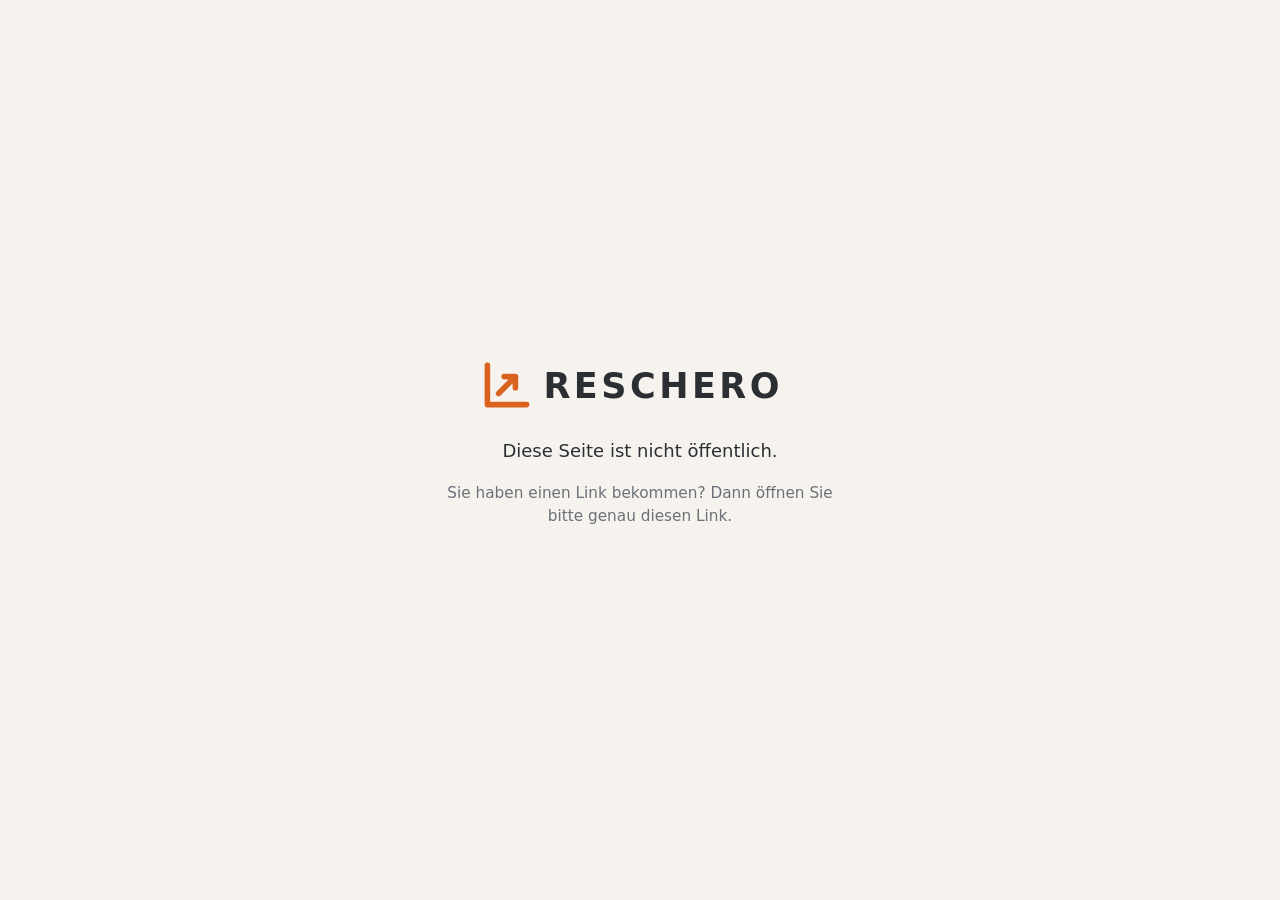
<file: index.html>
<!DOCTYPE html>
<html lang="de">
<head>
  <meta charset="utf-8">
  <meta name="viewport" content="width=device-width, initial-scale=1, viewport-fit=cover">
  <meta name="robots" content="noindex, nofollow">
  <meta name="theme-color" content="#2B2F33">
  <title>Reschero – Abläufe im Büro automatisieren</title>
  <link rel="icon" href="favicon.svg" type="image/svg+xml">
  <link rel="manifest" href="manifest.webmanifest">
  <link rel="stylesheet" href="css/style.css">
</head>
<body>
  <!-- Ohne gültigen Zugang wird nur dieser Hinweis gezeigt -->
  <div id="gesperrt" class="gesperrt" hidden>
    <div class="gesperrt-box">
      <div class="logo logo-gross" aria-label="Reschero"></div>
      <p>Diese Seite ist nicht öffentlich.</p>
      <p class="klein">Sie haben einen Link bekommen? Dann öffnen Sie bitte genau diesen Link.</p>
    </div>
  </div>

  <div id="seite" hidden>
    <header class="kopf">
      <a href="#/" class="logo" aria-label="Reschero Startseite"></a>
      <nav class="hauptnav" aria-label="Hauptmenü">
        <a href="#/" data-nav="start">Start</a>
        <a href="#/rechner" data-nav="rechner">Rechner</a>
        <a href="#/arbeitsweise" data-nav="arbeitsweise">So arbeiten wir</a>
        <a href="#/kontakt" data-nav="kontakt" class="nav-cta">Kontakt</a>
      </nav>
      <button id="messeModus" class="messe-knopf" type="button" aria-pressed="false" title="Größere Schrift für den Messestand">A+</button>
    </header>

    <main id="inhalt" tabindex="-1"></main>

    <footer class="fuss">
      <p>Alle Beispiele auf dieser Seite sind frei erfunden. Alle Zeit- und Kostenangaben sind Beispielrechnungen mit offenen Annahmen, keine Versprechen.</p>
      <p id="rechtsLinks" hidden><a href="impressum.html">Impressum</a> · <a href="datenschutz.html">Datenschutz</a></p>
      <p>Diese Seite setzt keine Cookies und nutzt kein Tracking.</p>
    </footer>
  </div>

  <script src="js/einstellungen.js"></script>
  <script src="js/inhalte.js"></script>
  <script src="js/qrcode.js"></script>
  <script src="js/app.js"></script>
</body>
</html>
</file>
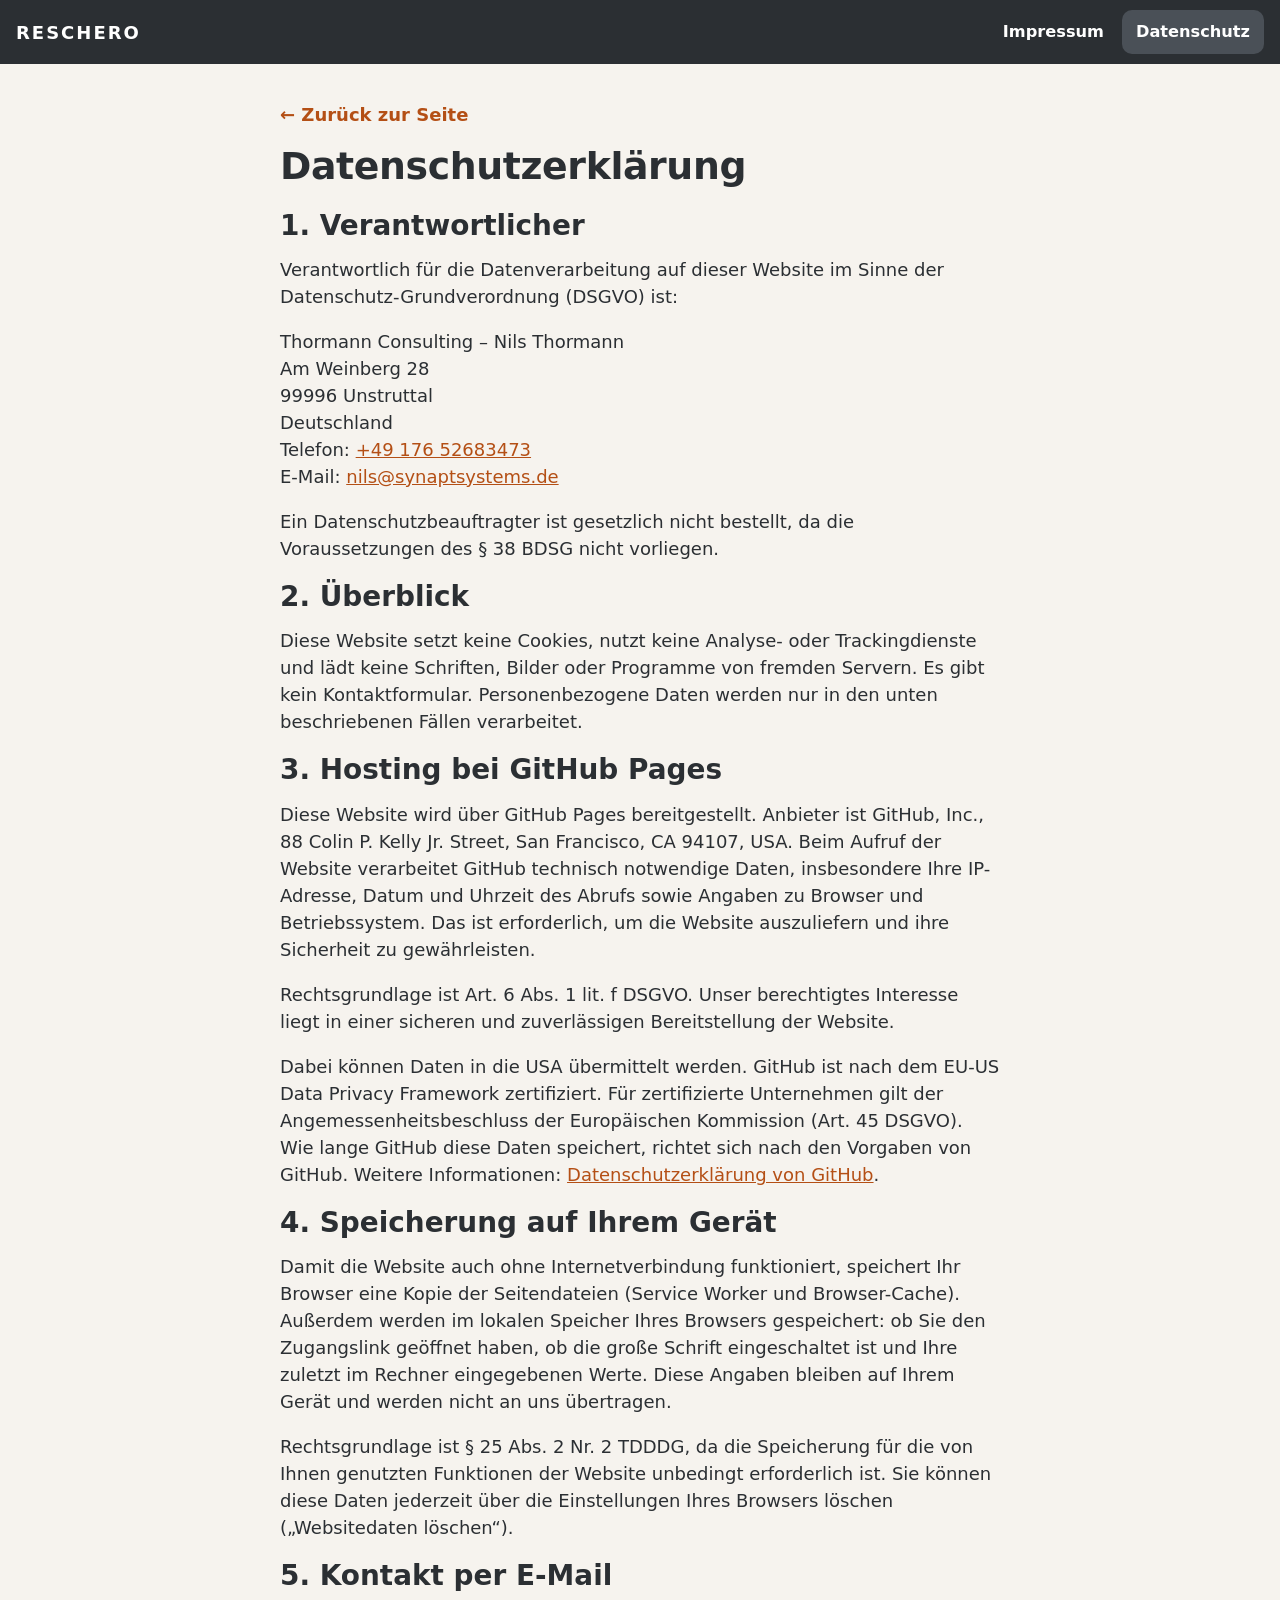
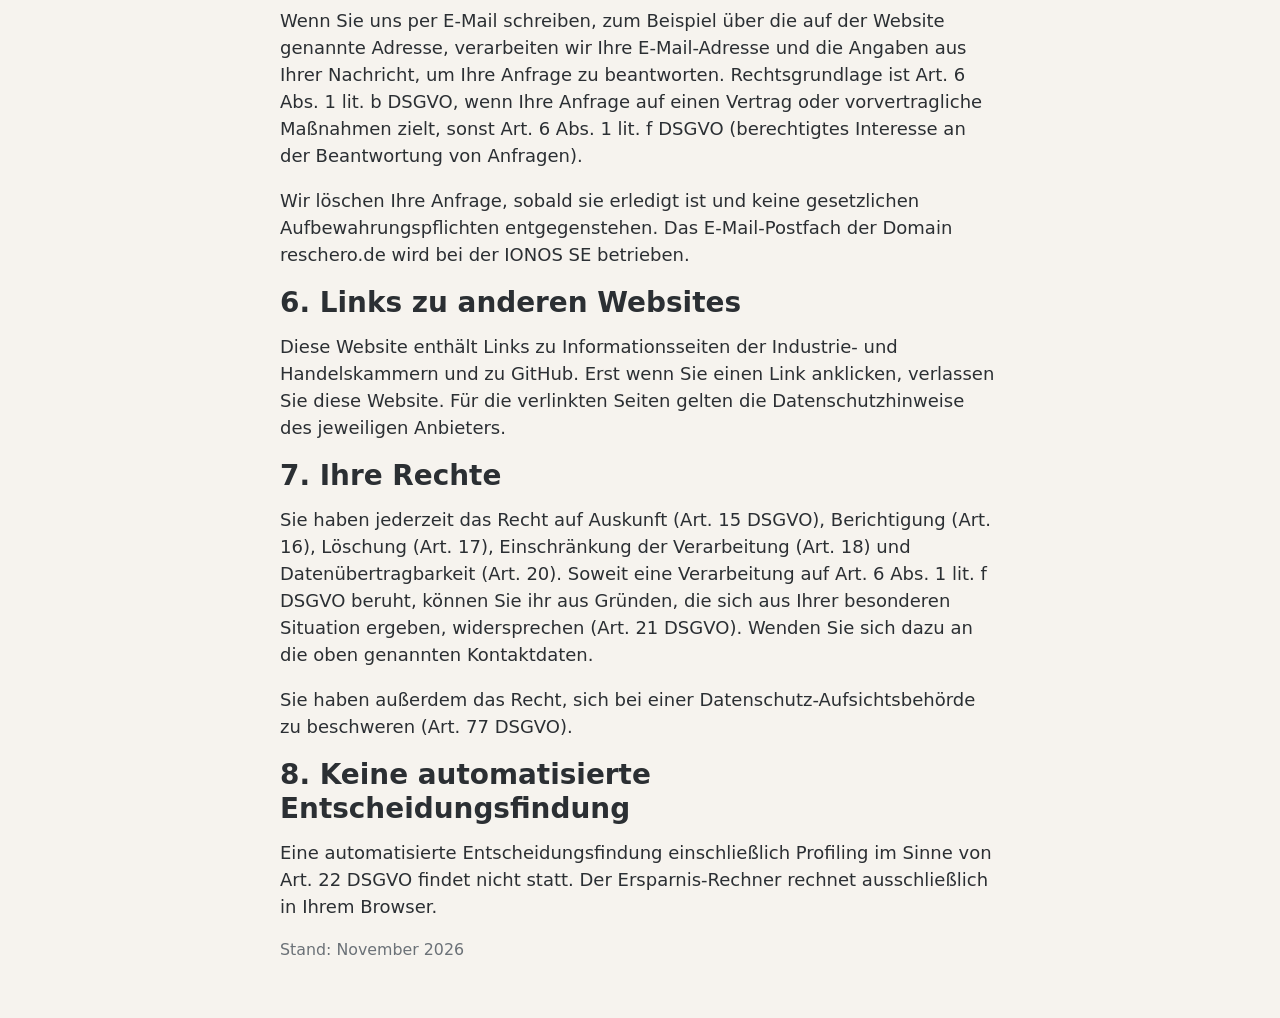
<file: datenschutz.html>
<!DOCTYPE html>
<html lang="de">
<head>
  <meta charset="utf-8">
  <meta name="viewport" content="width=device-width, initial-scale=1">
  <meta name="robots" content="noindex, nofollow">
  <title>Datenschutz – Reschero</title>
  <link rel="icon" href="favicon.svg" type="image/svg+xml">
  <link rel="stylesheet" href="css/style.css">
</head>
<body class="rechtsseite">
  <header class="kopf"><a href="index.html" class="logo" style="font-weight:800;letter-spacing:2px;color:#fff">RESCHERO</a>
    <nav class="hauptnav"><a href="impressum.html">Impressum</a><a href="datenschutz.html" class="aktiv">Datenschutz</a></nav></header>
  <main>
    <a class="zurueck" href="index.html">← Zurück zur Seite</a>
    <h1>Datenschutzerklärung</h1>

    <h2>1. Verantwortlicher</h2>
    <p>Verantwortlich für die Datenverarbeitung auf dieser Website im Sinne der Datenschutz-Grundverordnung (DSGVO) ist:</p>
    <p>Thormann Consulting – Nils Thormann<br>
      Am Weinberg 28<br>
      99996 Unstruttal<br>
      Deutschland<br>
      Telefon: <a href="tel:+4917652683473">+49 176 52683473</a><br>
      E-Mail: <a href="mailto:nils@synaptsystems.de">nils@synaptsystems.de</a></p>
    <p>Ein Datenschutzbeauftragter ist gesetzlich nicht bestellt, da die Voraussetzungen des § 38 BDSG nicht vorliegen.</p>

    <h2>2. Überblick</h2>
    <p>Diese Website setzt keine Cookies, nutzt keine Analyse- oder Trackingdienste und lädt keine Schriften, Bilder oder Programme von fremden Servern. Es gibt kein Kontaktformular. Personenbezogene Daten werden nur in den unten beschriebenen Fällen verarbeitet.</p>

    <h2>3. Hosting bei GitHub Pages</h2>
    <p>Diese Website wird über GitHub Pages bereitgestellt. Anbieter ist GitHub, Inc., 88 Colin P. Kelly Jr. Street, San Francisco, CA 94107, USA. Beim Aufruf der Website verarbeitet GitHub technisch notwendige Daten, insbesondere Ihre IP-Adresse, Datum und Uhrzeit des Abrufs sowie Angaben zu Browser und Betriebssystem. Das ist erforderlich, um die Website auszuliefern und ihre Sicherheit zu gewährleisten.</p>
    <p>Rechtsgrundlage ist Art. 6 Abs. 1 lit. f DSGVO. Unser berechtigtes Interesse liegt in einer sicheren und zuverlässigen Bereitstellung der Website.</p>
    <p>Dabei können Daten in die USA übermittelt werden. GitHub ist nach dem EU-US Data Privacy Framework zertifiziert. Für zertifizierte Unternehmen gilt der Angemessenheitsbeschluss der Europäischen Kommission (Art. 45 DSGVO). Wie lange GitHub diese Daten speichert, richtet sich nach den Vorgaben von GitHub. Weitere Informationen: <a href="https://docs.github.com/de/site-policy/privacy-policies/github-general-privacy-statement" target="_blank" rel="noopener">Datenschutzerklärung von GitHub</a>.</p>

    <h2>4. Speicherung auf Ihrem Gerät</h2>
    <p>Damit die Website auch ohne Internetverbindung funktioniert, speichert Ihr Browser eine Kopie der Seitendateien (Service Worker und Browser-Cache). Außerdem werden im lokalen Speicher Ihres Browsers gespeichert: ob Sie den Zugangslink geöffnet haben, ob die große Schrift eingeschaltet ist und Ihre zuletzt im Rechner eingegebenen Werte. Diese Angaben bleiben auf Ihrem Gerät und werden nicht an uns übertragen.</p>
    <p>Rechtsgrundlage ist § 25 Abs. 2 Nr. 2 TDDDG, da die Speicherung für die von Ihnen genutzten Funktionen der Website unbedingt erforderlich ist. Sie können diese Daten jederzeit über die Einstellungen Ihres Browsers löschen („Websitedaten löschen“).</p>

    <h2>5. Kontakt per E-Mail</h2>
    <p>Wenn Sie uns per E-Mail schreiben, zum Beispiel über die auf der Website genannte Adresse, verarbeiten wir Ihre E-Mail-Adresse und die Angaben aus Ihrer Nachricht, um Ihre Anfrage zu beantworten. Rechtsgrundlage ist Art. 6 Abs. 1 lit. b DSGVO, wenn Ihre Anfrage auf einen Vertrag oder vorvertragliche Maßnahmen zielt, sonst Art. 6 Abs. 1 lit. f DSGVO (berechtigtes Interesse an der Beantwortung von Anfragen).</p>
    <p>Wir löschen Ihre Anfrage, sobald sie erledigt ist und keine gesetzlichen Aufbewahrungspflichten entgegenstehen. Das E-Mail-Postfach der Domain reschero.de wird bei der IONOS SE betrieben.</p>

    <h2>6. Links zu anderen Websites</h2>
    <p>Diese Website enthält Links zu Informationsseiten der Industrie- und Handelskammern und zu GitHub. Erst wenn Sie einen Link anklicken, verlassen Sie diese Website. Für die verlinkten Seiten gelten die Datenschutzhinweise des jeweiligen Anbieters.</p>

    <h2>7. Ihre Rechte</h2>
    <p>Sie haben jederzeit das Recht auf Auskunft (Art. 15 DSGVO), Berichtigung (Art. 16), Löschung (Art. 17), Einschränkung der Verarbeitung (Art. 18) und Datenübertragbarkeit (Art. 20). Soweit eine Verarbeitung auf Art. 6 Abs. 1 lit. f DSGVO beruht, können Sie ihr aus Gründen, die sich aus Ihrer besonderen Situation ergeben, widersprechen (Art. 21 DSGVO). Wenden Sie sich dazu an die oben genannten Kontaktdaten.</p>
    <p>Sie haben außerdem das Recht, sich bei einer Datenschutz-Aufsichtsbehörde zu beschweren (Art. 77 DSGVO).</p>

    <h2>8. Keine automatisierte Entscheidungsfindung</h2>
    <p>Eine automatisierte Entscheidungsfindung einschließlich Profiling im Sinne von Art. 22 DSGVO findet nicht statt. Der Ersparnis-Rechner rechnet ausschließlich in Ihrem Browser.</p>

    <p class="hinweis">Stand: November 2026</p>
  </main>
</body>
</html>
</file>
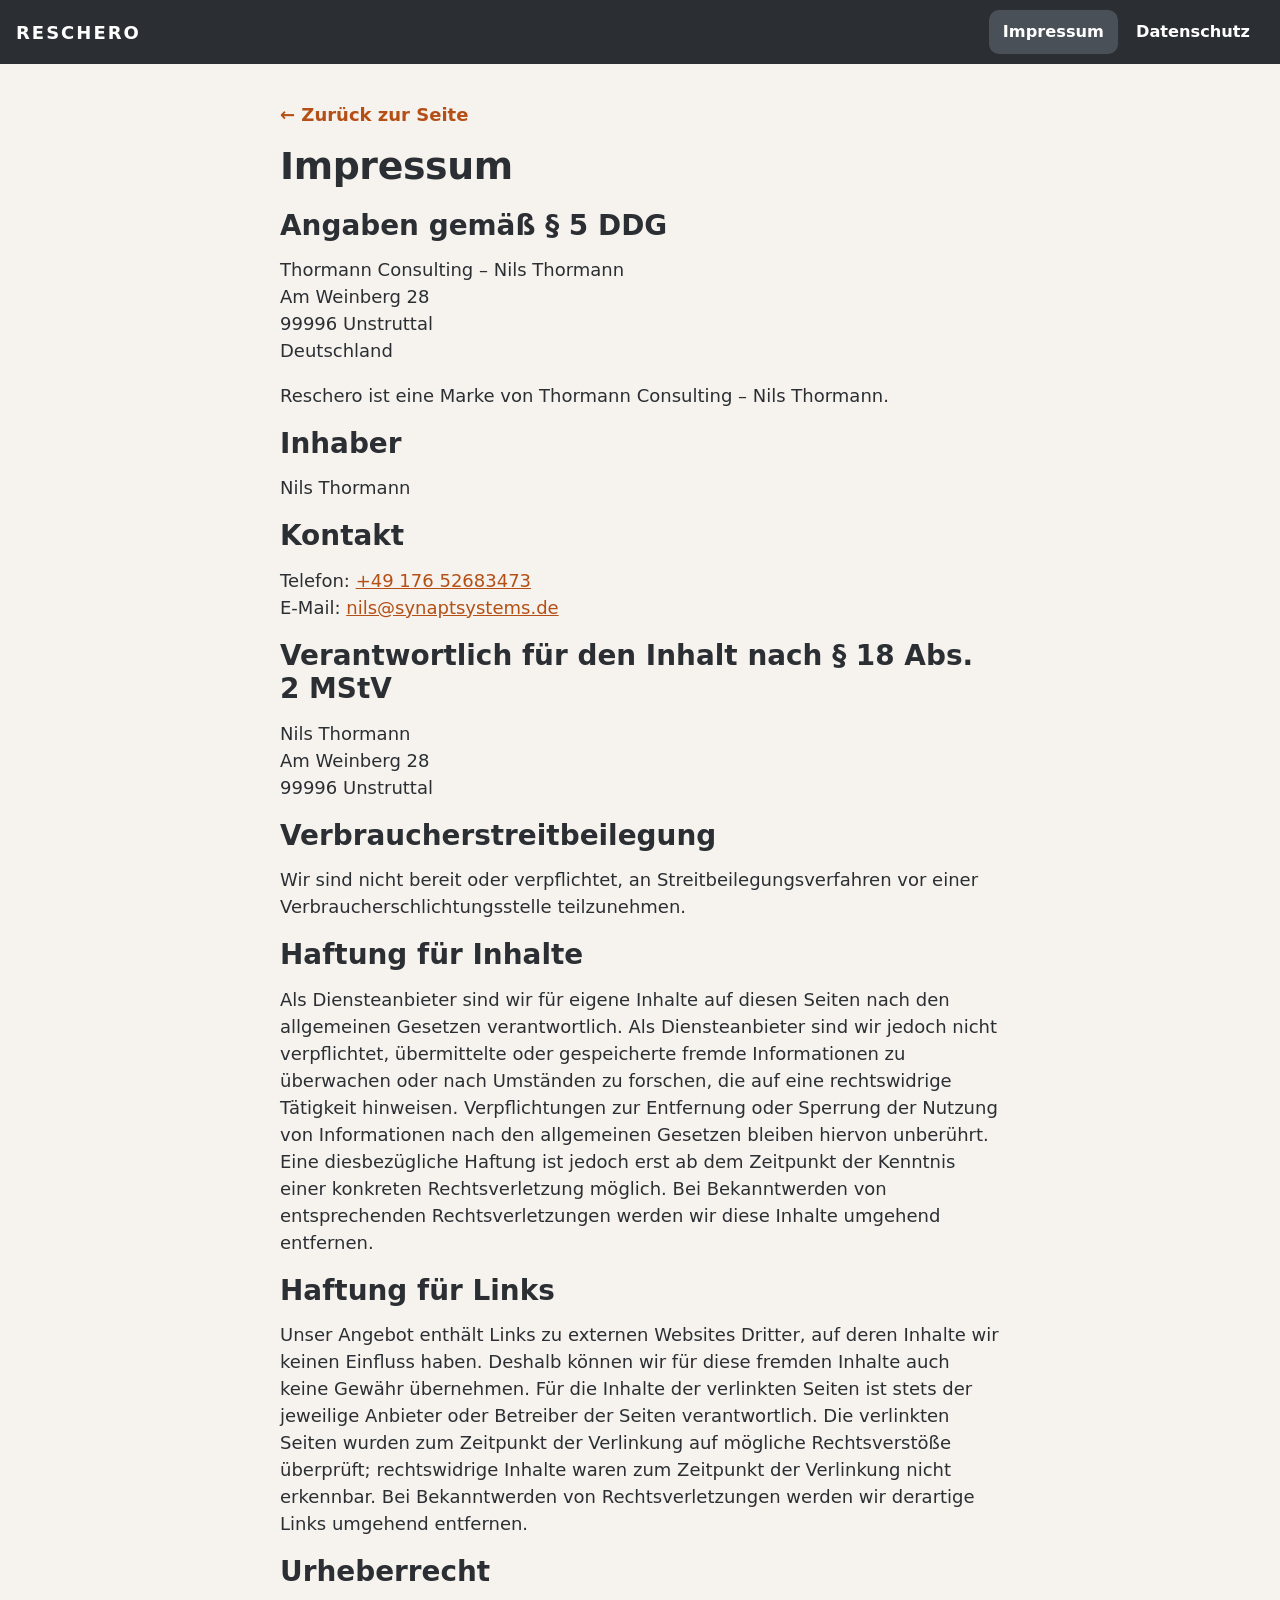
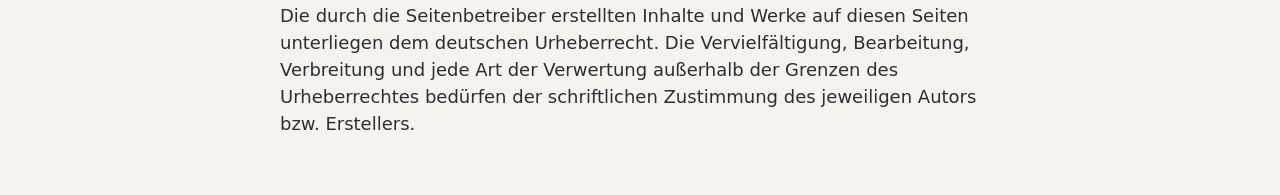
<file: impressum.html>
<!DOCTYPE html>
<html lang="de">
<head>
  <meta charset="utf-8">
  <meta name="viewport" content="width=device-width, initial-scale=1">
  <meta name="robots" content="noindex, nofollow">
  <title>Impressum – Reschero</title>
  <link rel="icon" href="favicon.svg" type="image/svg+xml">
  <link rel="stylesheet" href="css/style.css">
</head>
<body class="rechtsseite">
  <header class="kopf"><a href="index.html" class="logo" style="font-weight:800;letter-spacing:2px;color:#fff">RESCHERO</a>
    <nav class="hauptnav"><a href="impressum.html" class="aktiv">Impressum</a><a href="datenschutz.html">Datenschutz</a></nav></header>
  <main>
    <a class="zurueck" href="index.html">← Zurück zur Seite</a>
    <h1>Impressum</h1>

    <h2>Angaben gemäß § 5 DDG</h2>
    <p>Thormann Consulting – Nils Thormann<br>
      Am Weinberg 28<br>
      99996 Unstruttal<br>
      Deutschland</p>
    <p>Reschero ist eine Marke von Thormann Consulting – Nils Thormann.</p>

    <h2>Inhaber</h2>
    <p>Nils Thormann</p>

    <h2>Kontakt</h2>
    <p>Telefon: <a href="tel:+4917652683473">+49 176 52683473</a><br>
      E-Mail: <a href="mailto:nils@synaptsystems.de">nils@synaptsystems.de</a></p>

    <h2>Verantwortlich für den Inhalt nach § 18 Abs. 2 MStV</h2>
    <p>Nils Thormann<br>
      Am Weinberg 28<br>
      99996 Unstruttal</p>

    <h2>Verbraucherstreitbeilegung</h2>
    <p>Wir sind nicht bereit oder verpflichtet, an Streitbeilegungsverfahren vor einer Verbraucherschlichtungsstelle teilzunehmen.</p>

    <h2>Haftung für Inhalte</h2>
    <p>Als Diensteanbieter sind wir für eigene Inhalte auf diesen Seiten nach den allgemeinen Gesetzen verantwortlich. Als Diensteanbieter sind wir jedoch nicht verpflichtet, übermittelte oder gespeicherte fremde Informationen zu überwachen oder nach Umständen zu forschen, die auf eine rechtswidrige Tätigkeit hinweisen. Verpflichtungen zur Entfernung oder Sperrung der Nutzung von Informationen nach den allgemeinen Gesetzen bleiben hiervon unberührt. Eine diesbezügliche Haftung ist jedoch erst ab dem Zeitpunkt der Kenntnis einer konkreten Rechtsverletzung möglich. Bei Bekanntwerden von entsprechenden Rechtsverletzungen werden wir diese Inhalte umgehend entfernen.</p>

    <h2>Haftung für Links</h2>
    <p>Unser Angebot enthält Links zu externen Websites Dritter, auf deren Inhalte wir keinen Einfluss haben. Deshalb können wir für diese fremden Inhalte auch keine Gewähr übernehmen. Für die Inhalte der verlinkten Seiten ist stets der jeweilige Anbieter oder Betreiber der Seiten verantwortlich. Die verlinkten Seiten wurden zum Zeitpunkt der Verlinkung auf mögliche Rechtsverstöße überprüft; rechtswidrige Inhalte waren zum Zeitpunkt der Verlinkung nicht erkennbar. Bei Bekanntwerden von Rechtsverletzungen werden wir derartige Links umgehend entfernen.</p>

    <h2>Urheberrecht</h2>
    <p>Die durch die Seitenbetreiber erstellten Inhalte und Werke auf diesen Seiten unterliegen dem deutschen Urheberrecht. Die Vervielfältigung, Bearbeitung, Verbreitung und jede Art der Verwertung außerhalb der Grenzen des Urheberrechtes bedürfen der schriftlichen Zustimmung des jeweiligen Autors bzw. Erstellers.</p>
  </main>
</body>
</html>
</file>
<file: css/style.css>
/* Reschero – Farben und Grundwerte. Farben hier zentral ändern. */
:root {
  --anthrazit: #2B2F33;
  --anthrazit-hell: #4A5057;
  --grau: #6B7177;
  --linie: #DDD7CE;
  --hintergrund: #F6F3EE;
  --weiss: #FFFFFF;
  --orange: #D9631E;
  --orange-dunkel: #B44F15;
  --orange-hell: #FBEADF;
  --gruen: #2F7D4F;
  --gruen-hell: #E3F1E8;
  --vorher: #8A8F94;
  --radius: 14px;
  --schatten: 0 1px 2px rgba(43,47,51,.06), 0 4px 14px rgba(43,47,51,.06);
  --schrift: system-ui, -apple-system, "Segoe UI", Roboto, "Helvetica Neue", Arial, sans-serif;
  font-size: 18px;
}
body.gross { font-size: 22px; }

* { box-sizing: border-box; }
[hidden] { display: none !important; }
html, body { margin: 0; }
body {
  font-family: var(--schrift);
  color: var(--anthrazit);
  background: var(--hintergrund);
  line-height: 1.5;
  -webkit-text-size-adjust: 100%;
}
h1, h2, h3 { line-height: 1.2; margin: 0 0 .5em; }
h1 { font-size: 2.1rem; letter-spacing: -.01em; }
h2 { font-size: 1.55rem; }
h3 { font-size: 1.15rem; }
p { margin: 0 0 1em; }
a { color: var(--orange-dunkel); }
button { font: inherit; }
:focus-visible { outline: 3px solid var(--orange); outline-offset: 2px; }

/* ---------- Gesperrt ---------- */
.gesperrt { min-height: 100vh; display: grid; place-items: center; padding: 24px; text-align: center; }
.gesperrt-box { max-width: 420px; }
.klein { font-size: .85rem; color: var(--grau); }

/* ---------- Kopf ---------- */
.kopf {
  position: sticky; top: 0; z-index: 10;
  display: flex; align-items: center; gap: 16px;
  padding: 10px max(16px, env(safe-area-inset-left));
  background: var(--anthrazit); color: var(--weiss);
}
.logo { display: inline-flex; align-items: center; color: inherit; text-decoration: none; flex-shrink: 0; }
.logo svg { height: 34px; width: auto; display: block; }
.logo-gross svg { height: 56px; margin: 0 auto 24px; color: var(--anthrazit); }
.hauptnav { display: flex; gap: 4px; margin-left: auto; flex-wrap: wrap; justify-content: flex-end; }
.hauptnav a {
  color: var(--weiss); text-decoration: none; padding: 10px 14px; border-radius: 10px;
  font-weight: 600; font-size: .9rem; min-height: 44px; display: inline-flex; align-items: center;
}
.hauptnav a.aktiv { background: var(--anthrazit-hell); }
.hauptnav a.nav-cta { background: var(--orange); }
.messe-knopf {
  background: transparent; color: var(--weiss); border: 2px solid var(--anthrazit-hell);
  border-radius: 10px; min-width: 48px; min-height: 44px; font-weight: 700; cursor: pointer;
}
.messe-knopf[aria-pressed="true"] { background: var(--orange); border-color: var(--orange); }

/* ---------- Layout ---------- */
main { max-width: 1180px; margin: 0 auto; padding: 28px 20px 40px; outline: none; }
.abschnitt { margin: 40px 0; }
.abschnitt:first-child { margin-top: 0; }
.karte { background: var(--weiss); border-radius: var(--radius); box-shadow: var(--schatten); padding: 24px; }
.raster-2 { display: grid; grid-template-columns: 1fr 1fr; gap: 24px; }
.hinweis { color: var(--grau); font-size: .88rem; }

/* ---------- Start ---------- */
.held { padding: 12px 0 8px; }
.held h1 { font-size: 2.6rem; max-width: 18ch; }
.held p.unter { font-size: 1.2rem; max-width: 46ch; color: var(--anthrazit-hell); }
.messe-band {
  display: inline-block; background: var(--orange-hell); color: var(--orange-dunkel);
  border-radius: 999px; padding: 6px 14px; font-weight: 700; font-size: .85rem; margin-bottom: 16px;
}
.knopfreihe { display: flex; gap: 12px; flex-wrap: wrap; margin-top: 20px; }
.knopf {
  display: inline-flex; align-items: center; justify-content: center; gap: 8px;
  min-height: 56px; padding: 0 24px; border-radius: 12px; font-weight: 700;
  text-decoration: none; border: 2px solid var(--anthrazit); color: var(--anthrazit); background: transparent; cursor: pointer;
}
.knopf.voll { background: var(--orange); border-color: var(--orange); color: var(--weiss); }

.kacheln { display: grid; grid-template-columns: repeat(4, 1fr); gap: 16px; }
.kachel {
  display: flex; flex-direction: column; gap: 10px;
  background: var(--weiss); border-radius: var(--radius); box-shadow: var(--schatten);
  padding: 22px; min-height: 190px; text-decoration: none; color: var(--anthrazit);
  border: 2px solid transparent; transition: border-color .15s, transform .15s;
}
.kachel:hover, .kachel:focus-visible { border-color: var(--orange); transform: translateY(-2px); }
.kachel .symbol { width: 52px; height: 52px; border-radius: 12px; background: var(--orange-hell); color: var(--orange-dunkel); display: grid; place-items: center; }
.kachel .symbol svg { width: 30px; height: 30px; }
.kachel h3 { margin: 4px 0 0; font-size: 1.2rem; }
.kachel .unter { font-size: .8rem; color: var(--grau); font-weight: 600; margin-top: -6px; }
.kachel p { margin: 0; font-size: .92rem; color: var(--anthrazit-hell); }
.kachel .pfeil { margin-top: auto; font-weight: 700; color: var(--orange-dunkel); font-size: .9rem; }

.teaser { display: grid; grid-template-columns: repeat(3, 1fr); gap: 16px; }
.teaser .karte h3 { margin-bottom: .4em; }

/* ---------- Bereich ---------- */
.zurueck { display: inline-flex; align-items: center; min-height: 44px; font-weight: 700; text-decoration: none; margin-bottom: 8px; }
.bereich-kopf { display: flex; gap: 18px; align-items: center; margin-bottom: 8px; }
.bereich-kopf .symbol { width: 68px; height: 68px; border-radius: 16px; background: var(--orange); color: var(--weiss); display: grid; place-items: center; flex-shrink: 0; }
.bereich-kopf .symbol svg { width: 40px; height: 40px; }
.bereich-kopf h1 { margin: 0; }
.sprungleiste { display: flex; gap: 8px; overflow-x: auto; padding: 12px 0; margin: 8px 0 0; position: sticky; top: 64px; background: var(--hintergrund); z-index: 5; }
.sprungleiste button { flex-shrink: 0; min-height: 44px; padding: 0 16px; border-radius: 999px; border: 2px solid var(--linie); background: var(--weiss); font-weight: 600; cursor: pointer; color: var(--anthrazit); }
.sprungleiste button:hover { border-color: var(--orange); }

.vergleich { display: grid; grid-template-columns: 1fr 1fr; gap: 24px; align-items: start; }
.spalte-titel { display: flex; align-items: center; gap: 10px; margin-bottom: 14px; }
.spalte-titel .punkt { width: 14px; height: 14px; border-radius: 50%; }
.ablauf { list-style: none; margin: 0; padding: 0; counter-reset: s; }
.ablauf li { position: relative; padding: 12px 14px 12px 56px; margin-bottom: 10px; border-radius: 12px; background: var(--hintergrund); counter-increment: s; }
.ablauf li::before { content: counter(s); position: absolute; left: 12px; top: 10px; width: 32px; height: 32px; border-radius: 50%; background: var(--vorher); color: var(--weiss); font-weight: 700; display: grid; place-items: center; font-size: .9rem; }
.ablauf.neu li { padding-top: 34px; border-left: 6px solid var(--gruen); background: var(--gruen-hell); }
.ablauf.neu li.mensch { border-left-color: var(--orange); background: var(--orange-hell); }
.ablauf.neu li::before { background: var(--gruen); top: 10px; }
.ablauf.neu li.mensch::before { background: var(--orange); }
.ablauf.neu li:not(:last-child)::after { content: ""; position: absolute; left: 27px; bottom: -11px; width: 2px; height: 12px; background: var(--linie); }
.marke { position: absolute; left: 56px; top: 10px; font-size: .72rem; font-weight: 800; letter-spacing: .06em; text-transform: uppercase; color: var(--gruen); }
li.mensch .marke { color: var(--orange-dunkel); }
.probleme { display: flex; flex-wrap: wrap; gap: 8px; margin-top: 8px; }
.probleme span { background: #F3E4E0; color: #8A2F1B; border-radius: 999px; padding: 6px 12px; font-size: .85rem; font-weight: 600; }
.merksatz { margin-top: 16px; padding: 14px 16px; border-radius: 12px; background: var(--anthrazit); color: var(--weiss); font-weight: 600; }
.legende { display: flex; gap: 16px; flex-wrap: wrap; font-size: .85rem; margin-bottom: 12px; color: var(--anthrazit-hell); }
.legende span::before { content: ""; display: inline-block; width: 12px; height: 12px; border-radius: 3px; margin-right: 6px; vertical-align: -1px; background: var(--gruen); }
.legende span.m::before { background: var(--orange); }

.optionen { display: grid; grid-template-columns: repeat(4, 1fr); gap: 16px; }
.option { background: var(--weiss); border-radius: var(--radius); box-shadow: var(--schatten); padding: 20px; border-top: 5px solid var(--orange); }
.option h3 { font-size: 1.05rem; }
.option p { margin: 0; font-size: .92rem; color: var(--anthrazit-hell); }

.tabelle-wrap { overflow-x: auto; }
table { width: 100%; border-collapse: collapse; font-size: .95rem; }
th, td { text-align: left; padding: 10px 12px; border-bottom: 1px solid var(--linie); vertical-align: top; }
th { font-size: .78rem; text-transform: uppercase; letter-spacing: .05em; color: var(--grau); }
td.zahl, th.zahl { text-align: right; white-space: nowrap; font-variant-numeric: tabular-nums; }
tr.summe td { font-weight: 700; border-bottom: none; }
tr.summe.letzte td { font-size: 1.1rem; border-top: 2px solid var(--anthrazit); }
.beispiel-marke { display: inline-block; background: var(--hintergrund); border: 1px dashed var(--grau); color: var(--grau); border-radius: 6px; padding: 2px 8px; font-size: .75rem; font-weight: 700; text-transform: uppercase; letter-spacing: .05em; }

.balken-box { display: grid; gap: 14px; margin: 12px 0 4px; }
.balken-zeile { display: grid; grid-template-columns: 90px 1fr; gap: 12px; align-items: center; }
.balken-zeile .lbl { font-weight: 700; font-size: .9rem; }
.balken { height: 44px; border-radius: 8px; display: flex; align-items: center; padding: 0 12px; color: var(--weiss); font-weight: 800; white-space: nowrap; min-width: 92px; }
.balken.vorher { background: var(--vorher); }
.balken.nachher { background: var(--gruen); }
.ersparnis { font-size: 1.25rem; font-weight: 800; margin: 14px 0 6px; }
.ersparnis b { color: var(--gruen); }
.annahme { display: inline-block; background: var(--orange-hell); color: var(--orange-dunkel); font-weight: 700; padding: 6px 12px; border-radius: 8px; font-size: .88rem; margin-bottom: 8px; }

.infokasten { border-left: 6px solid var(--anthrazit); }
.infokasten .quellen { font-size: .85rem; color: var(--grau); margin: 0; }

/* ---------- Rechner ---------- */
.regler { margin-bottom: 26px; }
.regler label { display: flex; justify-content: space-between; align-items: baseline; font-weight: 700; margin-bottom: 8px; gap: 12px; }
.regler output { font-size: 1.6rem; font-weight: 800; color: var(--orange-dunkel); font-variant-numeric: tabular-nums; }
input[type=range] { width: 100%; height: 44px; accent-color: var(--orange); cursor: pointer; }
.ergebnisse { display: grid; grid-template-columns: 1fr 1fr; gap: 14px; }
.ergebnis { background: var(--hintergrund); border-radius: 12px; padding: 16px; }
.ergebnis .wert { font-size: 2rem; font-weight: 800; font-variant-numeric: tabular-nums; line-height: 1.1; }
.ergebnis .was { font-size: .85rem; color: var(--grau); font-weight: 600; }
.ergebnis.haupt { background: var(--gruen-hell); }
.ergebnis.haupt .wert { color: var(--gruen); }
.ergebnis-titel { font-size: .8rem; text-transform: uppercase; letter-spacing: .05em; font-weight: 800; color: var(--grau); margin: 18px 0 8px; grid-column: 1 / -1; }
details { margin-top: 18px; background: var(--hintergrund); border-radius: 12px; padding: 4px 16px; }
summary { cursor: pointer; font-weight: 700; min-height: 44px; display: flex; align-items: center; }
details ul { margin: 0 0 14px; padding-left: 20px; font-size: .92rem; }

/* ---------- Arbeitsweise ---------- */
.schritte4 { display: grid; grid-template-columns: repeat(4, 1fr); gap: 16px; counter-reset: a; }
.schritt { background: var(--weiss); border-radius: var(--radius); box-shadow: var(--schatten); padding: 22px; position: relative; counter-increment: a; }
.schritt::before { content: counter(a); display: grid; place-items: center; width: 44px; height: 44px; border-radius: 50%; background: var(--orange); color: var(--weiss); font-weight: 800; font-size: 1.2rem; margin-bottom: 12px; }
.schritt p { margin: 0; font-size: .95rem; color: var(--anthrazit-hell); }
.versprechen { display: grid; grid-template-columns: repeat(4, 1fr); gap: 16px; }
.versprechen div { border-top: 4px solid var(--gruen); padding-top: 12px; }
.versprechen p { font-size: .92rem; color: var(--anthrazit-hell); margin: 0; }

/* ---------- Kontakt ---------- */
.kontakt-box { display: grid; grid-template-columns: 1.3fr 1fr; gap: 24px; align-items: stretch; }
.kontakt-box .karte.dunkel { background: var(--anthrazit); color: var(--weiss); }
.kontakt-box .karte.dunkel p { color: #E4E1DC; }
.mail-knopf { display: flex; align-items: center; gap: 14px; min-height: 72px; padding: 0 22px; border-radius: 14px; background: var(--orange); color: var(--weiss); text-decoration: none; font-weight: 800; font-size: 1.1rem; margin-top: 18px; word-break: break-all; }
.mail-knopf svg { width: 32px; height: 32px; flex-shrink: 0; }
.qr { background: var(--weiss); padding: 16px; border-radius: 12px; display: inline-block; }
.qr svg, .qr img { display: block; width: 100%; max-width: 260px; height: auto; }
.qr-karte { text-align: center; }

/* ---------- Fuß ---------- */
.fuss { border-top: 1px solid var(--linie); padding: 24px 20px 40px; text-align: center; font-size: .8rem; color: var(--grau); }
.fuss p { margin: 0 0 6px; }

/* ---------- Rechtsseiten ---------- */
.rechtsseite main { max-width: 760px; }
.platzhalter { background: #FFF3C4; padding: 0 4px; border-radius: 3px; }


/* ---------- Eingabemaske (Handy-Vorführung) ---------- */
.maske-bereich { display: grid; grid-template-columns: 1fr 400px; gap: 32px; align-items: start; }
.maske-text { padding-top: 8px; }
.klein-ablauf li { font-size: .92rem; }
.handy { justify-self: center; width: 100%; max-width: 400px; }
.handy-rahmen { background: var(--anthrazit); border-radius: 40px; padding: 14px; box-shadow: 0 20px 50px rgba(43,47,51,.25); }
.handy-kopf { display: flex; justify-content: space-between; align-items: center; color: var(--weiss); padding: 10px 14px 12px; }
.handy-titel { font-weight: 800; font-size: 1.05rem; }
.handy-wer { font-size: .78rem; background: var(--anthrazit-hell); padding: 4px 10px; border-radius: 999px; }
.handy-inhalt, .handy-fertig { background: var(--hintergrund); border-radius: 28px; padding: 16px; min-height: 520px; }
.m-beispiel { text-align: center; font-size: .72rem; font-weight: 700; color: var(--grau); text-transform: uppercase; letter-spacing: .05em; margin-bottom: 12px; }
.m-feld { margin-bottom: 14px; }
.m-label { display: block; font-size: .8rem; font-weight: 700; color: var(--anthrazit-hell); margin-bottom: 6px; }
.m-eingabe { width: 100%; min-height: 50px; border: 2px solid var(--linie); border-radius: 12px; background: var(--weiss); padding: 10px 12px; font: inherit; font-size: 1rem; color: var(--anthrazit); }
textarea.m-eingabe { min-height: 70px; resize: vertical; }
.m-eingabe:focus { border-color: var(--orange); outline: none; }
.m-zwei { display: grid; grid-template-columns: 1fr auto 1fr; gap: 8px; align-items: center; font-size: .85rem; color: var(--grau); }
.m-zahl { display: grid; grid-template-columns: 50px 1fr auto 50px; gap: 8px; align-items: center; }
.m-zahl input { text-align: center; font-weight: 700; }
.m-zahl span { font-size: .85rem; color: var(--grau); }
.m-minus, .m-plus { height: 50px; border-radius: 12px; border: 2px solid var(--linie); background: var(--weiss); font-size: 1.4rem; font-weight: 700; cursor: pointer; color: var(--anthrazit); }
.m-chips { display: flex; flex-wrap: wrap; gap: 8px; }
.m-chip { min-height: 44px; padding: 0 14px; border-radius: 999px; border: 2px solid var(--linie); background: var(--weiss); font-weight: 600; font-size: .9rem; cursor: pointer; color: var(--anthrazit); }
.m-chip.an { background: var(--anthrazit); border-color: var(--anthrazit); color: var(--weiss); }
.m-foto { width: 100%; min-height: 64px; border: 2px dashed var(--grau); border-radius: 12px; background: var(--weiss); display: flex; align-items: center; justify-content: center; gap: 10px; font-weight: 700; cursor: pointer; color: var(--anthrazit); }
.m-kamera svg, .m-foto-mini svg { width: 26px; height: 26px; }
.m-fotos { display: flex; gap: 8px; margin-top: 8px; }
.m-foto-mini { width: 64px; height: 64px; border-radius: 10px; background: #D8D2C8; display: grid; place-items: center; color: var(--anthrazit-hell); }
.m-material { background: var(--weiss); border: 2px solid var(--linie); border-radius: 12px; padding: 4px 12px; }
.m-mat-zeile { display: flex; justify-content: space-between; gap: 8px; padding: 10px 0; border-bottom: 1px solid var(--linie); font-size: .92rem; }
.m-mat-zeile .m-eingabe { min-height: 42px; }
.m-mat-zeile .m-menge { max-width: 100px; }
.m-plus-zeile { width: 100%; min-height: 44px; background: none; border: none; color: var(--orange-dunkel); font-weight: 700; cursor: pointer; }
.m-modus { display: grid; grid-template-columns: 1fr 1fr; background: var(--linie); border-radius: 12px; padding: 4px; gap: 4px; }
.m-modus-knopf { min-height: 46px; border: none; border-radius: 9px; background: transparent; font-weight: 700; cursor: pointer; color: var(--anthrazit); }
.m-modus-knopf.an { background: var(--weiss); box-shadow: var(--schatten); }
.m-regler { display: grid; grid-template-columns: 1fr auto; gap: 12px; align-items: center; }
.m-regler output { font-weight: 800; font-size: 1.2rem; color: var(--orange-dunkel); min-width: 56px; text-align: right; }
.m-schalter { width: 100%; min-height: 54px; display: flex; justify-content: space-between; align-items: center; border: 2px solid var(--linie); border-radius: 12px; background: var(--weiss); padding: 0 12px; font-weight: 700; cursor: pointer; color: var(--anthrazit); }
.m-schalter i { width: 50px; height: 30px; border-radius: 999px; background: var(--linie); position: relative; transition: background .15s; }
.m-schalter i::after { content: ""; position: absolute; top: 3px; left: 3px; width: 24px; height: 24px; border-radius: 50%; background: var(--weiss); transition: left .15s; box-shadow: 0 1px 3px rgba(0,0,0,.2); }
.m-schalter.an i { background: var(--gruen); }
.m-schalter.an i::after { left: 23px; }
.m-info { background: var(--gruen-hell); color: var(--gruen); font-weight: 700; border-radius: 12px; padding: 12px; font-size: .9rem; }
.m-plan { background: var(--weiss); border-radius: 12px; padding: 14px; margin-bottom: 10px; border-left: 6px solid var(--orange); font-size: .95rem; }
.m-plan-zeit { font-weight: 800; color: var(--orange-dunkel); }
.m-plan-hinweis { font-size: .82rem; color: var(--grau); margin: 4px 0 10px; }
.m-plan-knoepfe { display: flex; gap: 8px; }
.m-speichern { width: 100%; min-height: 60px; border: none; border-radius: 14px; background: var(--orange); color: var(--weiss); font-weight: 800; font-size: 1.1rem; cursor: pointer; margin-top: 6px; }
.handy-fertig { text-align: left; }
.m-haken { width: 72px; height: 72px; border-radius: 50%; background: var(--gruen); color: var(--weiss); display: grid; place-items: center; font-size: 2.4rem; margin: 20px auto 16px; }
.handy-fertig ul { list-style: none; padding: 0; margin: 0 0 16px; }
.handy-fertig li { padding: 10px 12px; border-radius: 10px; margin-bottom: 8px; background: var(--gruen-hell); border-left: 5px solid var(--gruen); font-size: .9rem; }
.handy-fertig li.mensch { background: var(--orange-hell); border-left-color: var(--orange); }
.m-nochmal { width: 100%; min-height: 52px; border-radius: 12px; border: 2px solid var(--anthrazit); background: none; font-weight: 700; cursor: pointer; color: var(--anthrazit); }
@media (max-width: 1024px) { .maske-bereich { grid-template-columns: 1fr; } .maske-text .ablauf { display: none; } }
@media (max-width: 720px) {
  .handy-rahmen { border-radius: 28px; padding: 8px; }
  .handy-inhalt, .handy-fertig { border-radius: 22px; padding: 12px; min-height: 0; }
}


/* ---------- Rechner nach Gewerk ---------- */
.schrittleiste { list-style: none; display: flex; gap: 8px; padding: 0; margin: 0 0 8px; flex-wrap: wrap; }
.schrittleiste li { display: flex; align-items: center; gap: 8px; font-weight: 700; color: var(--grau); font-size: .9rem; padding: 6px 14px 6px 6px; border-radius: 999px; background: var(--weiss); border: 2px solid var(--linie); }
.schrittleiste li span { width: 28px; height: 28px; border-radius: 50%; display: grid; place-items: center; background: var(--linie); color: var(--anthrazit); }
.schrittleiste li.aktiv { border-color: var(--orange); color: var(--anthrazit); }
.schrittleiste li.aktiv span { background: var(--orange); color: var(--weiss); }
.schrittleiste li.fertig span { background: var(--gruen); color: var(--weiss); }
button.kachel { font: inherit; text-align: left; cursor: pointer; }
.gewerke .kachel { min-height: 150px; justify-content: center; }
.kachel.gewaehlt { border-color: var(--orange); }
.vorschau .wert { font-size: 2.6rem; }
.gruen { color: var(--gruen); }
.ergebnis-kopf { border-left: 8px solid var(--gruen); }
.prozesse { display: grid; gap: 10px; }
.prozess { background: var(--weiss); border-radius: 12px; box-shadow: var(--schatten); padding: 0; margin: 0; }
.prozess summary { display: grid; grid-template-columns: 40px minmax(160px, 1.2fr) 2fr auto; gap: 14px; align-items: center; padding: 12px 16px; min-height: 64px; list-style: none; }
.prozess summary::-webkit-details-marker { display: none; }
.p-rang { width: 34px; height: 34px; border-radius: 50%; background: var(--linie); display: grid; place-items: center; font-weight: 800; }
.prozess.top .p-rang { background: var(--orange); color: var(--weiss); }
.p-name { font-weight: 700; }
.p-name em { display: block; font-style: normal; font-size: .75rem; color: var(--orange-dunkel); text-transform: uppercase; letter-spacing: .04em; }
.p-balken { height: 18px; background: var(--hintergrund); border-radius: 6px; overflow: hidden; }
.p-balken i { display: block; height: 100%; background: var(--gruen); border-radius: 6px; }
.p-wert { font-weight: 800; color: var(--gruen); white-space: nowrap; font-variant-numeric: tabular-nums; min-width: 90px; text-align: right; }
.p-details { padding: 4px 16px 18px 70px; }
.p-details table { max-width: 420px; margin-bottom: 8px; }
.prozess[open] summary { border-bottom: 1px solid var(--linie); }
@media (max-width: 720px) {
  .prozess summary { grid-template-columns: 34px 1fr auto; gap: 10px; }
  .p-balken { grid-column: 2 / 4; grid-row: 2; }
  .p-details { padding: 4px 14px 16px; }
  .gewerke .kachel { min-height: 120px; }
}

/* ---------- Tablet ---------- */
@media (max-width: 1024px) {
  .kacheln { grid-template-columns: repeat(2, 1fr); }
  .optionen, .schritte4, .versprechen { grid-template-columns: repeat(2, 1fr); }
}
/* ---------- Handy ---------- */
@media (max-width: 720px) {
  :root { font-size: 17px; }
  body.gross { font-size: 20px; }
  h1, .held h1 { font-size: 1.9rem; }
  main { padding: 20px 14px 32px; }
  .kopf { flex-wrap: wrap; gap: 8px; padding: 8px 12px; }
  .logo svg { height: 28px; }
  .messe-knopf { margin-left: auto; }
  .hauptnav { order: 3; width: 100%; margin: 0; justify-content: space-between; flex-wrap: nowrap; }
  .hauptnav a { padding: 8px 6px; font-size: .8rem; flex: 1 1 auto; justify-content: center; white-space: nowrap; }
  .sprungleiste { top: 104px; }
  .vergleich, .raster-2, .teaser, .kontakt-box, .ergebnisse { grid-template-columns: 1fr; }
  .kacheln { grid-template-columns: 1fr 1fr; gap: 12px; }
  .kachel { padding: 16px; min-height: 0; }
  .kachel p { display: none; }
  .kachel h3 { font-size: 1.02rem; }
  .optionen, .schritte4, .versprechen { grid-template-columns: 1fr; }
  .karte { padding: 18px; }
  .knopf { width: 100%; }
  table { font-size: .85rem; }
  th, td { padding: 8px 6px; }
}
@media print {
  .kopf, .sprungleiste, .fuss, .messe-knopf { display: none; }
}
.ablauf-wahl { display: flex; flex-wrap: wrap; gap: 8px; margin-bottom: 8px; }
.ablauf-wahl .m-chip:not(.an) { color: var(--grau); text-decoration: line-through; }
.p-name em { text-transform: none !important; letter-spacing: 0 !important; color: var(--grau) !important; font-weight: 600; font-size: .82rem !important; }
.erklaerung { border-left: 6px solid var(--anthrazit); }
.team { display: grid; grid-template-columns: 1fr 1fr; gap: 16px; }
.person { display: flex; gap: 18px; align-items: flex-start; }
.initialen { width: 64px; height: 64px; border-radius: 50%; background: var(--anthrazit); color: var(--weiss); display: grid; place-items: center; font-weight: 800; font-size: 1.3rem; flex-shrink: 0; }
.person h3 { margin: 0; }
.schwerpunkt { color: var(--orange-dunkel); font-weight: 700; font-size: .85rem; margin: 2px 0 8px; }
.person p { margin: 0; font-size: .95rem; color: var(--anthrazit-hell); }
.mail-knopf span small { display: block; font-size: .75rem; font-weight: 700; opacity: .85; }
.mail-knopf + .mail-knopf { margin-top: 10px; }
@media (max-width: 720px) { .team { grid-template-columns: 1fr; } .hauptnav a { font-size: .74rem; padding: 8px 4px; } }
</file>
